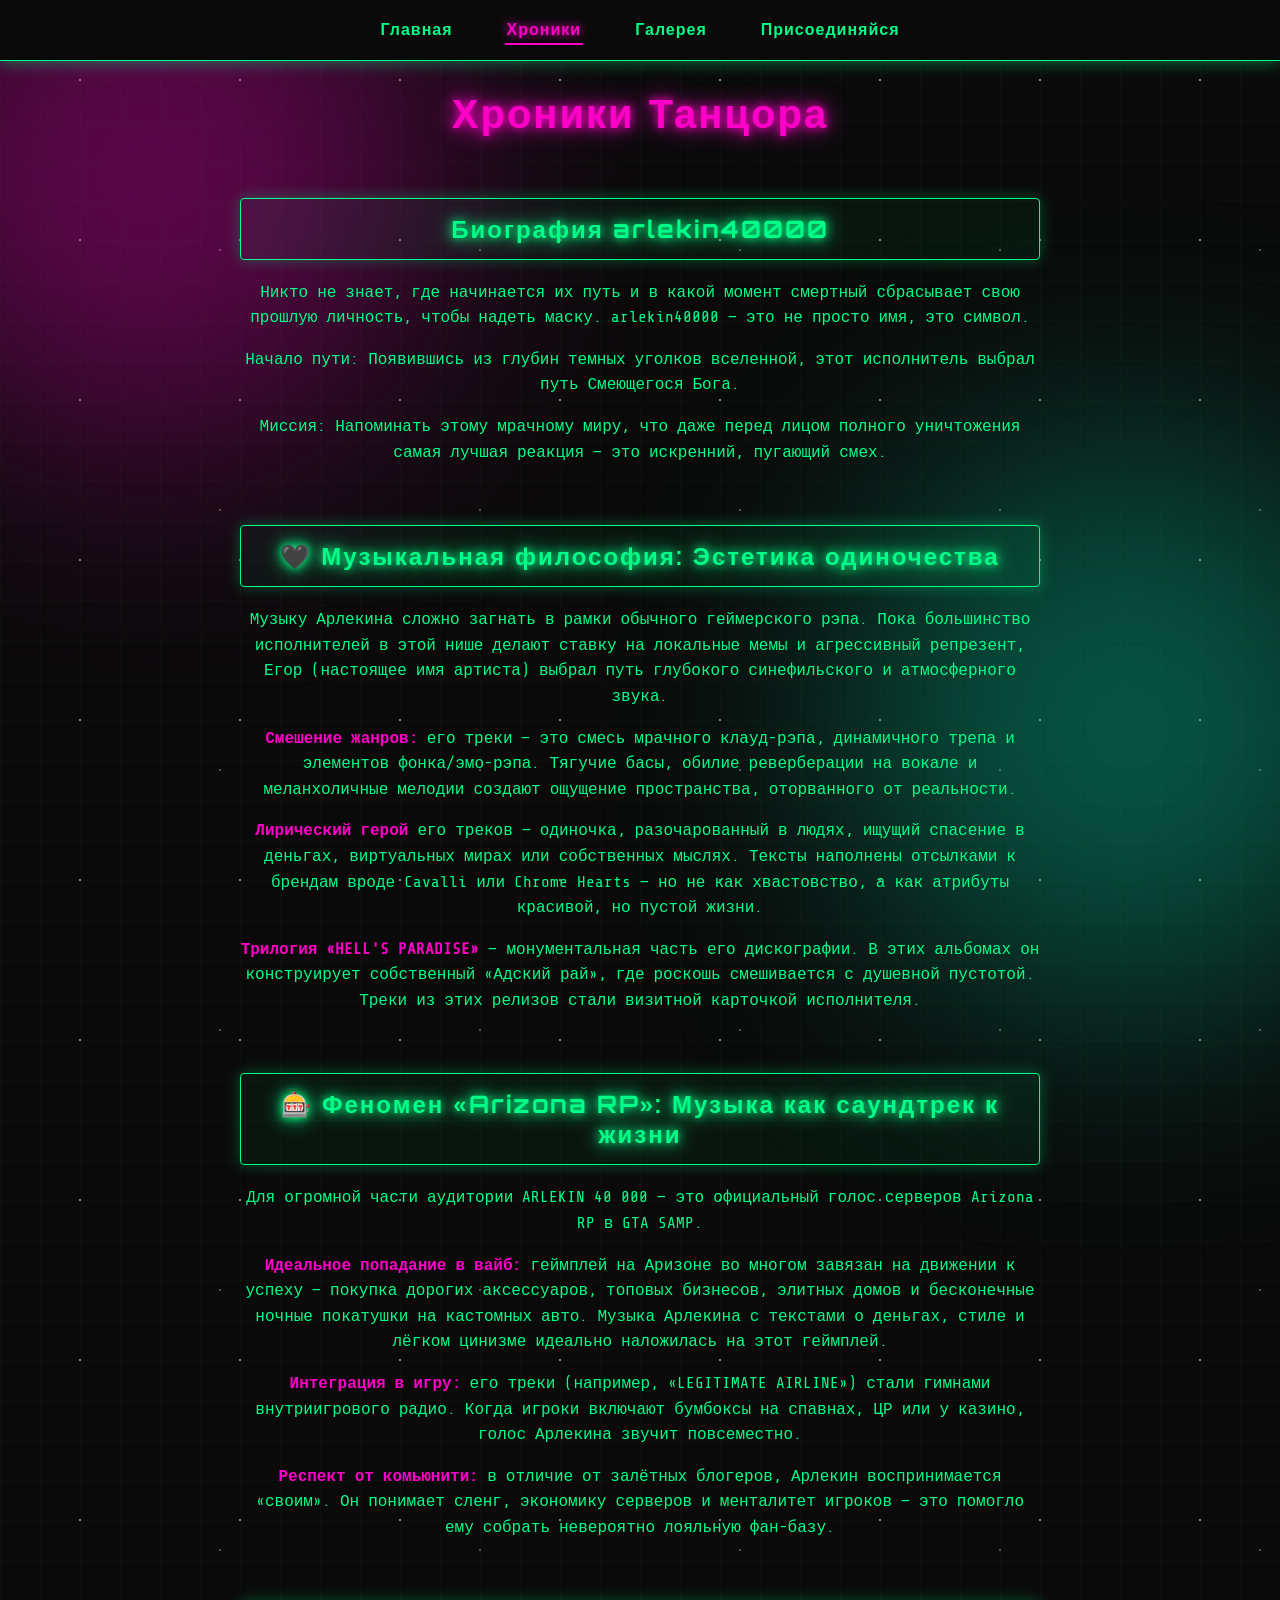
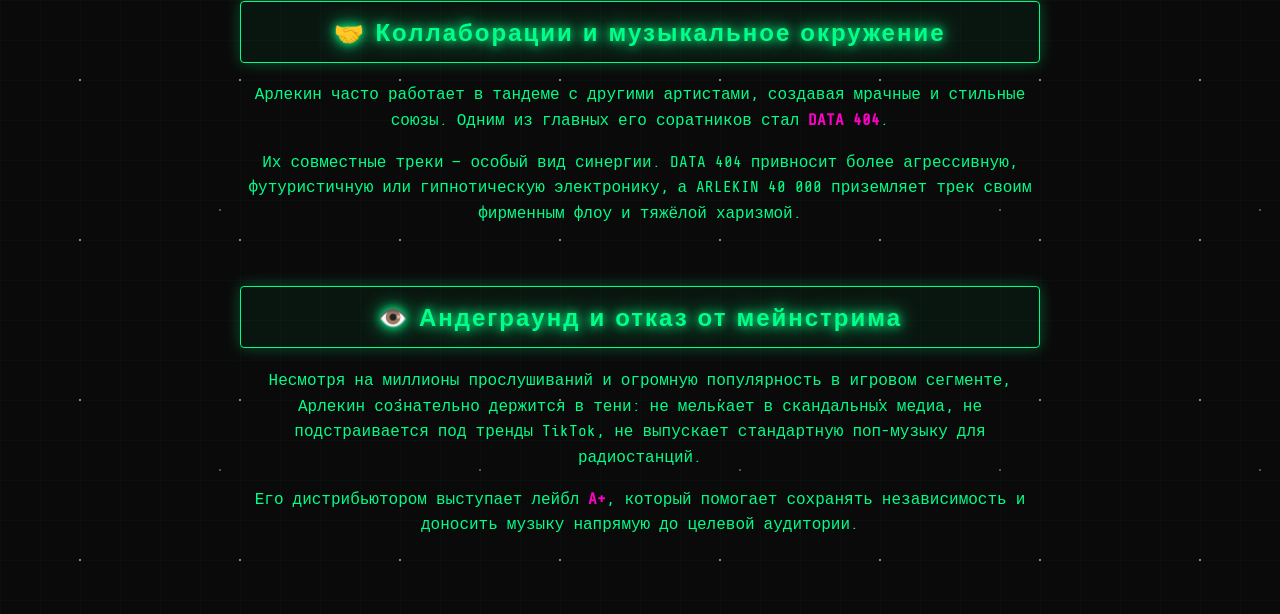
<file: arlekin40000_novstyle/lore.html>
<!DOCTYPE html>
<html lang="ru">
<head>
  <meta charset="UTF-8">
  <meta name="viewport" content="width=device-width, initial-scale=1.0">
  <title>Хроники — Паутина Арлекина</title>
  <link href="https://fonts.googleapis.com/css2?family=Orbitron:wght@400;700;900&family=Share+Tech+Mono&display=swap" rel="stylesheet">
  <link rel="stylesheet" href="style.css">
</head>
<body>

  <nav>
    <button id="burger" class="burger" aria-label="Открыть меню" aria-expanded="false">☰</button>
    <div id="navLinks" class="nav-links">
      <a href="index.html">Главная</a>
      <a href="lore.html">Хроники</a>
      <a href="gallery.html">Галерея</a>
      <a href="join.html">Присоединяйся</a>
    </div>
  </nav>

  <div class="container">
    <h1>Хроники Танцора</h1>
    <h2>Биография arlekin40000</h2>
    <p>Никто не знает, где начинается их путь и в какой момент смертный сбрасывает свою прошлую личность, чтобы надеть маску. arlekin40000 — это не просто имя, это символ.</p>
    <p>Начало пути: Появившись из глубин темных уголков вселенной, этот исполнитель выбрал путь Смеющегося Бога.</p>
    <p>Миссия: Напоминать этому мрачному миру, что даже перед лицом полного уничтожения самая лучшая реакция — это искренний, пугающий смех.</p>

    <h2>🖤 Музыкальная философия: Эстетика одиночества</h2>
    <p>Музыку Арлекина сложно загнать в рамки обычного геймерского рэпа. Пока большинство исполнителей в этой нише делают ставку на локальные мемы и агрессивный репрезент, Егор (настоящее имя артиста) выбрал путь глубокого синефильского и атмосферного звука.</p>
    <p><strong>Смешение жанров:</strong> его треки — это смесь мрачного клауд-рэпа, динамичного трепа и элементов фонка/эмо-рэпа. Тягучие басы, обилие реверберации на вокале и меланхоличные мелодии создают ощущение пространства, оторванного от реальности.</p>
    <p><strong>Лирический герой</strong> его треков — одиночка, разочарованный в людях, ищущий спасение в деньгах, виртуальных мирах или собственных мыслях. Тексты наполнены отсылками к брендам вроде Cavalli или Chrome Hearts — но не как хвастовство, а как атрибуты красивой, но пустой жизни.</p>
    <p><strong>Трилогия «HELL'S PARADISE»</strong> — монументальная часть его дискографии. В этих альбомах он конструирует собственный «Адский рай», где роскошь смешивается с душевной пустотой. Треки из этих релизов стали визитной карточкой исполнителя.</p>

    <h2>🎰 Феномен «Arizona RP»: Музыка как саундтрек к жизни</h2>
    <p>Для огромной части аудитории ARLEKIN 40 000 — это официальный голос серверов Arizona RP в GTA SAMP.</p>
    <p><strong>Идеальное попадание в вайб:</strong> геймплей на Аризоне во многом завязан на движении к успеху — покупка дорогих аксессуаров, топовых бизнесов, элитных домов и бесконечные ночные покатушки на кастомных авто. Музыка Арлекина с текстами о деньгах, стиле и лёгком цинизме идеально наложилась на этот геймплей.</p>
    <p><strong>Интеграция в игру:</strong> его треки (например, «LEGITIMATE AIRLINE») стали гимнами внутриигрового радио. Когда игроки включают бумбоксы на спавнах, ЦР или у казино, голос Арлекина звучит повсеместно.</p>
    <p><strong>Респект от комьюнити:</strong> в отличие от залётных блогеров, Арлекин воспринимается «своим». Он понимает сленг, экономику серверов и менталитет игроков — это помогло ему собрать невероятно лояльную фан-базу.</p>

    <h2>🤝 Коллаборации и музыкальное окружение</h2>
    <p>Арлекин часто работает в тандеме с другими артистами, создавая мрачные и стильные союзы. Одним из главных его соратников стал <strong>DATA 404</strong>.</p>
    <p>Их совместные треки — особый вид синергии. DATA 404 привносит более агрессивную, футуристичную или гипнотическую электронику, а ARLEKIN 40 000 приземляет трек своим фирменным флоу и тяжёлой харизмой.</p>

    <h2>👁️ Андеграунд и отказ от мейнстрима</h2>
    <p>Несмотря на миллионы прослушиваний и огромную популярность в игровом сегменте, Арлекин сознательно держится в тени: не мелькает в скандальных медиа, не подстраивается под тренды TikTok, не выпускает стандартную поп-музыку для радиостанций.</p>
    <p>Его дистрибьютором выступает лейбл <strong>A+</strong>, который помогает сохранять независимость и доносить музыку напрямую до целевой аудитории.</p>
  </div>

  <script src="main.js"></script>
</body>
</html>
</file>
<file: arlekin40000_novstyle/style.css>
:root {
  --bg: #0a0a0a;
  --green: #00ff88;
  --pink: #ff00c8;
  --teal-glow: #00e5b0;
  --green-dim: rgba(0, 255, 136, 0.3);
  --pink-dim: rgba(255, 0, 200, 0.3);
}

* { box-sizing: border-box; }

html { scroll-behavior: smooth; }

body {
  background-color: var(--bg);
  color: var(--green);
  font-family: 'Share Tech Mono', monospace;
  background-image:
    linear-gradient(rgba(0, 255, 136, 0.025) 1px, transparent 1px),
    linear-gradient(90deg, rgba(0, 255, 136, 0.025) 1px, transparent 1px),
    radial-gradient(rgba(255, 255, 255, 0.5) 1px, transparent 1px),
    radial-gradient(rgba(255, 255, 255, 0.3) 1px, transparent 1px);
  background-size: 40px 40px, 40px 40px, 160px 160px, 260px 260px;
  background-position: 0 0, 0 0, 0 0, 90px 120px;
  margin: 0;
  min-height: 100vh;
  position: relative;
}

/* Ambient-свечение на фоне */
body::before,
body::after {
  content: "";
  position: fixed;
  width: 560px;
  height: 560px;
  border-radius: 50%;
  filter: blur(130px);
  opacity: 0.35;
  z-index: -1;
  pointer-events: none;
}
body::before {
  background: var(--pink);
  top: -12%;
  left: -10%;
  animation: drift-a 26s ease-in-out infinite alternate;
}
body::after {
  background: var(--teal-glow);
  bottom: -12%;
  right: -10%;
  animation: drift-b 32s ease-in-out infinite alternate;
}
@keyframes drift-a {
  from { transform: translate(0, 0); }
  to   { transform: translate(90px, 70px); }
}
@keyframes drift-b {
  from { transform: translate(0, 0); }
  to   { transform: translate(-80px, -60px); }
}
@media (prefers-reduced-motion: reduce) {
  body::before, body::after { animation: none; }
}

::-webkit-scrollbar { width: 10px; }
::-webkit-scrollbar-track { background: var(--bg); }
::-webkit-scrollbar-thumb {
  background: var(--green);
  border-radius: 5px;
  box-shadow: 0 0 8px var(--green);
}

h1, h2 {
  font-family: 'Orbitron', sans-serif;
  text-align: center;
  text-shadow: 0 0 10px var(--green), 0 0 20px var(--green);
  letter-spacing: 2px;
}
h1 {
  font-size: 2.5em;
  color: var(--pink);
  text-shadow: 0 0 10px var(--pink), 0 0 25px var(--pink);
  position: relative;
  cursor: default;
}

/* Глитч-эффект на заголовке при наведении */
h1:hover {
  animation: glitch 0.4s steps(2, end) 2;
}
@keyframes glitch {
  0%   { text-shadow: 0 0 10px var(--pink), 0 0 25px var(--pink); transform: translate(0); }
  20%  { text-shadow: -3px 0 var(--green), 3px 0 var(--pink); transform: translate(-2px, 1px); }
  40%  { text-shadow: 3px 0 var(--green), -3px 0 var(--pink); transform: translate(2px, -1px); }
  60%  { text-shadow: -2px 0 var(--green), 2px 0 var(--pink); transform: translate(-1px, 0); }
  80%  { text-shadow: 2px 0 var(--pink), -2px 0 var(--green); transform: translate(1px, 0); }
  100% { text-shadow: 0 0 10px var(--pink), 0 0 25px var(--pink); transform: translate(0); }
}
p { text-align: center; line-height: 1.6; }

.container {
  max-width: 800px;
  width: 90%;
  margin: 0 auto;
  padding-bottom: 60px;
  animation: fadeIn 0.6s ease-out;
}
@keyframes fadeIn {
  from { opacity: 0; transform: translateY(10px); }
  to { opacity: 1; transform: translateY(0); }
}

h2 {
  margin-top: 60px;
  padding: 15px;
  border: 1px solid var(--green);
  border-radius: 4px;
  background: rgba(0, 255, 136, 0.05);
  box-shadow: 0 0 15px rgba(0, 255, 136, 0.3);
}

img {
  max-width: 500px;
  width: 100%;
  display: block;
  margin: 30px auto;
  border: 2px solid var(--pink);
  box-shadow: 0 0 25px var(--pink);
  border-radius: 6px;
}

nav {
  position: sticky;
  top: 0;
  z-index: 10;
  padding: 15px 20px;
  background-color: var(--bg);
  border-bottom: 1px solid var(--green);
  box-shadow: 0 2px 15px rgba(0, 255, 136, 0.4);
  margin-bottom: 20px;
  display: flex;
  justify-content: center;
  align-items: center;
  flex-wrap: wrap;
  gap: 10px;
}
nav a {
  color: var(--green);
  text-decoration: none;
  margin: 0 20px;
  font-weight: bold;
  font-family: 'Orbitron', sans-serif;
  letter-spacing: 1px;
  transition: 0.3s;
  padding: 4px 2px;
  border-bottom: 2px solid transparent;
}
nav a:hover,
nav a.active {
  color: var(--pink);
  text-shadow: 0 0 10px var(--pink);
  border-bottom: 2px solid var(--pink);
}

/* Бургер-меню */
.burger {
  display: none;
  background: none;
  border: none;
  color: var(--green);
  font-size: 1.8em;
  cursor: pointer;
  box-shadow: none;
  margin: 0;
  padding: 0 8px;
}
.nav-links {
  display: flex;
  flex-wrap: wrap;
  justify-content: center;
  gap: 10px;
}

@media (max-width: 600px) {
  h1 { font-size: 1.7em; }
  nav { justify-content: space-between; }
  .burger { display: block; }
  .nav-links {
    display: none;
    flex-direction: column;
    width: 100%;
    text-align: center;
    margin-top: 15px;
  }
  .nav-links.open { display: flex; }
  nav a { margin: 8px 0; }
  .gallery img { height: 160px; }
}

strong { color: var(--pink); }

a:focus-visible,
button:focus-visible,
input:focus-visible {
  outline: 2px solid var(--pink);
  outline-offset: 3px;
}

button {
  background-color: transparent;
  color: var(--green);
  border: 2px solid var(--green);
  font-family: 'Orbitron', sans-serif;
  font-weight: bold;
  padding: 12px 25px;
  cursor: pointer;
  display: block;
  margin: 30px auto;
  box-shadow: 0 0 15px rgba(0, 255, 136, 0.4);
  transition: 0.3s;
}
button:hover {
  background-color: var(--green);
  color: var(--bg);
  box-shadow: 0 0 25px var(--green);
}

/* Hero-шапка */
.hero {
  position: relative;
  overflow: hidden;
  min-height: 460px;
  display: flex;
  align-items: center;
  justify-content: center;
  padding: 70px 20px 140px;
  background:
    radial-gradient(ellipse 60% 50% at 18% 15%, rgba(255, 0, 200, 0.4), transparent 60%),
    radial-gradient(ellipse 55% 45% at 85% 80%, rgba(0, 229, 176, 0.35), transparent 60%),
    linear-gradient(180deg, #060606 0%, #0a0a0a 100%);
}
.hero::after {
  content: "";
  position: absolute;
  inset: 0;
  z-index: 1;
  opacity: 0.05;
  mix-blend-mode: overlay;
  pointer-events: none;
  background-image: url("data:image/svg+xml,%3Csvg xmlns='http://www.w3.org/2000/svg' width='120' height='120'%3E%3Cfilter id='n'%3E%3CfeTurbulence type='fractalNoise' baseFrequency='0.9' numOctaves='2' stitchTiles='stitch'/%3E%3C/filter%3E%3Crect width='100%25' height='100%25' filter='url(%23n)'/%3E%3C/svg%3E");
}
.hero-ghost {
  position: absolute;
  z-index: 0;
  font-family: 'Orbitron', sans-serif;
  font-weight: 900;
  font-size: 26em;
  line-height: 1;
  bottom: -0.2em;
  left: 50%;
  transform: translateX(-50%);
  color: transparent;
  -webkit-text-stroke: 2px rgba(0, 255, 136, 0.12);
  user-select: none;
  pointer-events: none;
}
.hero-inner {
  position: relative;
  z-index: 2;
  text-align: center;
  max-width: 700px;
}
.hero-tag {
  font-family: 'Share Tech Mono', monospace;
  font-size: 0.8em;
  letter-spacing: 3px;
  color: var(--green);
  opacity: 0.75;
  margin: 0 0 12px;
}
.hero-title {
  font-family: 'Orbitron', sans-serif;
  font-size: 2.6em;
  font-weight: 900;
  letter-spacing: 2px;
  color: var(--pink);
  text-shadow: 0 0 10px var(--pink), 0 0 30px var(--pink-dim);
  margin: 10px 0 20px;
}
.hero-title span {
  color: var(--green);
  text-shadow: 0 0 10px var(--green), 0 0 25px var(--green-dim);
}

/* Плашка-переход */
.feature-strip {
  position: relative;
  z-index: 3;
  max-width: 900px;
  margin: -70px auto 40px;
  display: grid;
  grid-template-columns: repeat(auto-fit, minmax(220px, 1fr));
  background: linear-gradient(135deg, rgba(255, 0, 200, 0.22), rgba(0, 229, 176, 0.16));
  border: 1px solid rgba(255, 255, 255, 0.08);
  backdrop-filter: blur(14px);
  -webkit-backdrop-filter: blur(14px);
  border-radius: 10px;
  box-shadow: 0 20px 60px rgba(0, 0, 0, 0.55);
  overflow: hidden;
}
.feature-item {
  display: block;
  padding: 28px 24px;
  text-decoration: none;
  color: var(--green);
  border-right: 1px solid rgba(255, 255, 255, 0.08);
  transition: 0.3s;
}
.feature-item:last-child { border-right: none; }
.feature-item:hover {
  background: rgba(255, 255, 255, 0.05);
  color: var(--pink);
}
.feature-icon {
  display: block;
  font-size: 1.8em;
  margin-bottom: 10px;
  filter: drop-shadow(0 0 6px currentColor);
}
.feature-item h3 {
  font-family: 'Orbitron', sans-serif;
  font-size: 1.05em;
  letter-spacing: 1px;
  margin: 0 0 8px;
}
.feature-item p {
  margin: 0;
  font-size: 0.8em;
  line-height: 1.5;
  text-align: left;
  opacity: 0.8;
}

@media (max-width: 700px) {
  .hero { min-height: 380px; padding: 50px 20px 110px; }
  .hero-title { font-size: 1.8em; }
  .hero-ghost { font-size: 12em; }
  .feature-strip { grid-template-columns: 1fr; margin-top: -50px; }
  .feature-item { border-right: none; border-bottom: 1px solid rgba(255, 255, 255, 0.08); }
  .feature-item:last-child { border-bottom: none; }
}

/* Галерея */
.gallery {
  display: grid;
  grid-template-columns: repeat(auto-fit, minmax(200px, 1fr));
  gap: 15px;
  margin: 30px 0;
}
.gallery img {
  width: 100%;
  max-width: none;
  margin: 0;
  height: 200px;
  object-fit: cover;
  transition: transform 0.3s, box-shadow 0.3s;
}
.gallery img:hover {
  transform: scale(1.03);
  box-shadow: 0 0 35px var(--pink);
}

/* Гостевая книга */
#guestbook-form {
  display: flex;
  flex-direction: column;
  gap: 10px;
  max-width: 400px;
  margin: 20px auto;
}
#guestbook-form input {
  background: #111;
  border: 1px solid var(--green);
  color: var(--green);
  padding: 10px;
  font-family: 'Share Tech Mono', monospace;
  border-radius: 3px;
}
#messages {
  max-width: 500px;
  margin: 20px auto;
  text-align: left;
}
.message-item {
  border-left: 2px solid var(--pink);
  padding: 10px 15px;
  margin-bottom: 10px;
  background: rgba(255, 0, 200, 0.05);
  animation: slideIn 0.4s ease-out;
}
.message-item b { color: var(--pink); }
.message-item .time {
  display: block;
  font-size: 0.75em;
  color: #888;
  margin-top: 4px;
}
@keyframes slideIn {
  from { opacity: 0; transform: translateY(-8px); }
  to { opacity: 1; transform: translateY(0); }
}

.reveal {
  opacity: 0;
  transform: translateY(30px);
  transition: opacity 0.6s ease-out, transform 0.6s ease-out;
}
.reveal.visible {
  opacity: 1;
  transform: translateY(0);
}

/* Бегущая строка */
.ticker-wrap {
  overflow: hidden;
  border-top: 1px solid var(--green-dim);
  border-bottom: 1px solid var(--green-dim);
  background: rgba(0, 255, 136, 0.03);
  padding: 10px 0;
  margin-bottom: 30px;
}
.ticker {
  display: flex;
  width: max-content;
  gap: 30px;
  font-family: 'Orbitron', sans-serif;
  font-size: 0.8em;
  letter-spacing: 2px;
  color: var(--pink);
  text-shadow: 0 0 8px var(--pink-dim);
  animation: ticker-scroll 22s linear infinite;
  white-space: nowrap;
}
.ticker span:nth-child(odd) { color: var(--green); }
@keyframes ticker-scroll {
  from { transform: translateX(0); }
  to { transform: translateX(-50%); }
}

/* Эквалайзер */
.equalizer {
  display: flex;
  justify-content: center;
  align-items: flex-end;
  gap: 6px;
  height: 40px;
  margin: 0 auto 30px;
}
.equalizer span {
  width: 6px;
  height: 10px;
  background: var(--green);
  box-shadow: 0 0 8px var(--green);
  border-radius: 2px;
  animation: eq-bounce 1.2s ease-in-out infinite;
  animation-play-state: paused; /* По дефолту на паузе, включается при плей */
}
.equalizer span:nth-child(2n) { background: var(--pink); box-shadow: 0 0 8px var(--pink); }
.equalizer span:nth-child(1) { animation-delay: 0s; }
.equalizer span:nth-child(2) { animation-delay: 0.15s; }
.equalizer span:nth-child(3) { animation-delay: 0.3s; }
.equalizer span:nth-child(4) { animation-delay: 0.05s; }
.equalizer span:nth-child(5) { animation-delay: 0.35s; }
.equalizer span:nth-child(6) { animation-delay: 0.2s; }
.equalizer span:nth-child(7) { animation-delay: 0.1s; }
@keyframes eq-bounce {
  0%, 100% { height: 8px; }
  50% { height: 36px; }
}

@media (prefers-reduced-motion: reduce) {
  .ticker, .equalizer span { animation: none; }
}

/* Лендинг блоки */
.section-eyebrow {
  font-family: 'Share Tech Mono', monospace;
  letter-spacing: 3px;
  font-size: 0.8em;
  color: var(--pink);
  text-transform: uppercase;
  margin-bottom: 6px;
}
.center { text-align: center; }
.btn-link {
  display: inline-block;
  margin-top: 10px;
  padding: 12px 28px;
  border: 2px solid var(--green);
  border-radius: 4px;
  color: var(--green);
  text-decoration: none;
  font-family: 'Orbitron', sans-serif;
  font-weight: bold;
  letter-spacing: 1px;
  transition: 0.3s;
}
.btn-link:hover {
  background: var(--green);
  color: var(--bg);
  box-shadow: 0 0 25px var(--green);
}
.btn-link-sm {
  color: var(--pink);
  text-decoration: none;
  font-family: 'Orbitron', sans-serif;
  font-size: 0.85em;
  letter-spacing: 1px;
  border-bottom: 1px solid var(--pink);
  white-space: nowrap;
}

/* Каунтдаун */
.countdown-section {
  background: linear-gradient(135deg, rgba(255,0,200,0.06), rgba(0,229,176,0.05));
  border-top: 1px solid rgba(255,255,255,0.06);
  border-bottom: 1px solid rgba(255,255,255,0.06);
  padding: 60px 0;
  margin-bottom: 60px;
}
.countdown-inner {
  display: grid;
  grid-template-columns: 1.1fr 0.9fr;
  gap: 40px;
  align-items: center;
  text-align: left;
}
.countdown-title {
  font-family: 'Orbitron', sans-serif;
  font-size: 1.8em;
  color: var(--green);
  text-shadow: 0 0 15px var(--green-dim);
  margin: 4px 0 14px;
}
.countdown-inner p { text-align: left; }
.countdown-timer {
  display: flex;
  gap: 18px;
  margin-top: 24px;
}
.countdown-timer div {
  text-align: center;
  min-width: 60px;
}
.countdown-timer span {
  display: block;
  font-family: 'Orbitron', sans-serif;
  font-size: 1.8em;
  font-weight: 900;
  color: var(--pink);
  text-shadow: 0 0 12px var(--pink-dim);
}
.countdown-timer label {
  font-family: 'Share Tech Mono', monospace;
  font-size: 0.7em;
  color: #999;
  text-transform: uppercase;
}
.countdown-media {
  position: relative;
  border-radius: 8px;
  overflow: hidden;
  border: 2px solid var(--pink);
  box-shadow: 0 0 30px var(--pink-dim);
}
.countdown-media img { margin: 0; border: none; box-shadow: none; border-radius: 0; }
.play-badge {
  position: absolute;
  top: 50%;
  left: 50%;
  transform: translate(-50%, -50%);
  width: 56px;
  height: 56px;
  display: flex;
  align-items: center;
  justify-content: center;
  background: rgba(0,0,0,0.5);
  border: 2px solid var(--green);
  border-radius: 50%;
  color: var(--green);
  font-size: 1.2em;
  backdrop-filter: blur(4px);
}

/* О Паутине */
.about-section { margin-bottom: 70px; }
.about-grid {
  display: grid;
  grid-template-columns: 1fr 1fr;
  gap: 40px;
  align-items: start;
  text-align: left;
}
.about-text p, .about-text h2 { text-align: left; }
.about-lead { color: #ccc; }
.about-list {
  list-style: none;
  padding: 0;
  margin: 20px 0 0;
}
.about-list li {
  padding: 10px 0 10px 22px;
  border-bottom: 1px solid rgba(255,255,255,0.08);
  position: relative;
  font-size: 0.9em;
}
.about-list li::before {
  content: "▸";
  position: absolute;
  left: 0;
  color: var(--pink);
}
.about-cards {
  display: grid;
  grid-template-columns: 1fr 1fr;
  gap: 16px;
}
.about-card {
  border: 1px solid rgba(255,255,255,0.1);
  border-radius: 8px;
  padding: 20px;
  background: rgba(255,255,255,0.02);
}
.about-card h3 {
  font-family: 'Orbitron', sans-serif;
  font-size: 1em;
  margin: 6px 0 6px;
  text-align: left;
}
.about-card p { font-size: 0.85em; text-align: left; margin: 0; opacity: 0.8; }
.about-card-icon { font-size: 1.6em; filter: drop-shadow(0 0 6px currentColor); }
.stat-card {
  grid-column: 1 / -1;
  text-align: center;
  border-color: var(--pink);
  box-shadow: 0 0 20px var(--pink-dim);
}
.stat-number {
  display: block;
  font-family: 'Orbitron', sans-serif;
  font-weight: 900;
  font-size: 2em;
  color: var(--pink);
  text-shadow: 0 0 15px var(--pink-dim);
}
.stat-label {
  font-family: 'Share Tech Mono', monospace;
  font-size: 0.75em;
  color: #999;
  text-transform: uppercase;
}

/* Дискография / треки */
.tracks-section { margin-bottom: 70px; }
.tabs {
  display: flex;
  justify-content: center;
  gap: 10px;
  margin: 20px 0 25px;
  flex-wrap: wrap;
}
.tab-btn {
  background: transparent;
  border: 1px solid var(--green-dim);
  color: var(--green);
  font-family: 'Orbitron', sans-serif;
  font-size: 0.8em;
  letter-spacing: 1px;
  padding: 10px 18px;
  border-radius: 20px;
  cursor: pointer;
  transition: 0.3s;
  margin: 0;
  box-shadow: none;
  display: inline-block;
}
.tab-btn.active,
.tab-btn:hover {
  background: var(--green);
  color: var(--bg);
  box-shadow: 0 0 15px var(--green-dim);
}
.track-row {
  display: flex;
  justify-content: space-between;
  align-items: center;
  padding: 14px 20px;
  border: 1px solid rgba(255,255,255,0.08);
  border-radius: 6px;
  margin-bottom: 10px;
  background: rgba(255,255,255,0.02);
}
.track-name {
  font-family: 'Orbitron', sans-serif;
  letter-spacing: 1px;
  font-size: 0.9em;
}
.track-meta {
  font-family: 'Share Tech Mono', monospace;
  color: var(--pink);
  font-size: 0.85em;
}

/* Секция внахлёст фото-CTA */
.cta-photo-section {
  display: grid;
  grid-template-columns: 1fr 1fr;
  align-items: center;
  gap: 0;
  margin-bottom: 70px;
  min-height: 380px;
}
.cta-photo-media { height: 100%; }
.cta-photo-media img {
  width: 100%;
  height: 100%;
  min-height: 380px;
  object-fit: cover;
  margin: 0;
  border: none;
  border-radius: 0;
  box-shadow: none;
}
.cta-photo-text {
  padding: 40px;
  text-align: left;
}
.cta-photo-text p, .cta-photo-text h2 { text-align: left; }
.cta-photo-text h2 {
  font-size: 2em;
  margin: 6px 0 14px;
}

/* Отзывы */
.testimonials-section { margin-bottom: 70px; }
.testimonial-grid {
  display: grid;
  grid-template-columns: 1fr 1fr;
  gap: 24px;
  margin-top: 25px;
}
.testimonial-card {
  border: 1px solid rgba(255,255,255,0.1);
  border-left: 3px solid var(--pink);
  border-radius: 6px;
  padding: 24px;
  background: rgba(255,255,255,0.02);
}
.testimonial-card p {
  text-align: left;
  font-style: italic;
  color: #ddd;
  margin: 0 0 14px;
}
.testimonial-author {
  font-family: 'Share Tech Mono', monospace;
  font-size: 0.8em;
  color: var(--green);
}

/* Новости */
.news-section { margin-bottom: 70px; }
.news-header {
  display: flex;
  justify-content: space-between;
  align-items: baseline;
  margin-bottom: 20px;
}
.news-header h2 { text-align: left; margin: 0; }
.news-grid {
  display: grid;
  grid-template-columns: 1fr 1fr;
  gap: 20px;
}
.news-card {
  display: block;
  text-decoration: none;
  color: var(--green);
  border-radius: 8px;
  overflow: hidden;
  border: 1px solid rgba(255,255,255,0.1);
  transition: 0.3s;
}
.news-card:hover { border-color: var(--pink); transform: translateY(-3px); }
.news-card img {
  width: 100%;
  height: 160px;
  object-fit: cover;
  margin: 0;
  border: none;
  border-radius: 0;
  box-shadow: none;
}
.news-card-body { padding: 16px; text-align: left; }
.news-tag {
  font-family: 'Share Tech Mono', monospace;
  font-size: 0.7em;
  color: var(--pink);
  text-transform: uppercase;
  letter-spacing: 1px;
}
.news-card h3 {
  font-family: 'Orbitron', sans-serif;
  font-size: 1em;
  margin: 6px 0 0;
  text-align: left;
}

/* Баннер присоединения */
.join-banner {
  text-align: center;
  padding: 70px 20px;
  margin-bottom: 40px;
  background:
    radial-gradient(ellipse 60% 80% at 50% 0%, rgba(255,0,200,0.15), transparent 70%),
    linear-gradient(180deg, rgba(0,229,176,0.05), transparent);
  border-top: 1px solid rgba(255,255,255,0.06);
}
.join-banner h2 { margin-bottom: 10px; }
.join-banner p { max-width: 500px; margin: 0 auto 10px; }

@media (max-width: 800px) {
  .countdown-inner, .about-grid, .cta-photo-section, .testimonial-grid, .news-grid { grid-template-columns: 1fr; }
  .about-cards { grid-template-columns: 1fr 1fr; }
  .cta-photo-media img { min-height: 220px; }
  .cta-photo-text { padding: 30px 5px; }
  .countdown-timer { justify-content: center; flex-wrap: wrap; }
  .news-header { flex-direction: column; align-items: flex-start; gap: 8px; }
}

/* Стили для выезжающего неонового плеера */
.audio-player-bar {
  position: fixed;
  bottom: -100px;
  left: 0;
  width: 100%;
  background: rgba(10, 10, 10, 0.92);
  border-top: 2px solid var(--pink);
  box-shadow: 0 -10px 30px rgba(255, 0, 200, 0.25);
  backdrop-filter: blur(10px);
  -webkit-backdrop-filter: blur(10px);
  padding: 15px 20px;
  z-index: 999;
  transition: bottom 0.4s cubic-bezier(0.175, 0.885, 0.32, 1.275);
}
.audio-player-bar.active { bottom: 0; }
.player-inner {
  max-width: 800px;
  margin: 0 auto;
  display: flex;
  align-items: center;
  gap: 20px;
}
.player-btn {
  background: transparent;
  border: 1px solid var(--green);
  color: var(--green);
  font-size: 1.2em;
  padding: 8px 16px;
  margin: 0;
  box-shadow: 0 0 10px rgba(0, 255, 136, 0.2);
  border-radius: 4px;
}
.player-btn:hover {
  background: var(--green);
  color: var(--bg);
  box-shadow: 0 0 15px var(--green);
}
.player-info {
  flex-grow: 1;
  display: flex;
  flex-direction: column;
  gap: 8px;
}
.player-title {
  font-family: 'Orbitron', sans-serif;
  font-size: 0.9em;
  color: #fff;
  text-shadow: 0 0 5px var(--green-dim);
}
.progress-container {
  width: 100%;
  height: 6px;
  background: #222;
  border-radius: 3px;
  cursor: pointer;
  position: relative;
  overflow: hidden;
}
.progress-bar {
  width: 0%;
  height: 100%;
  background: var(--pink);
  box-shadow: 0 0 8px var(--pink);
  transition: width 0.1s linear;
}
</file>
